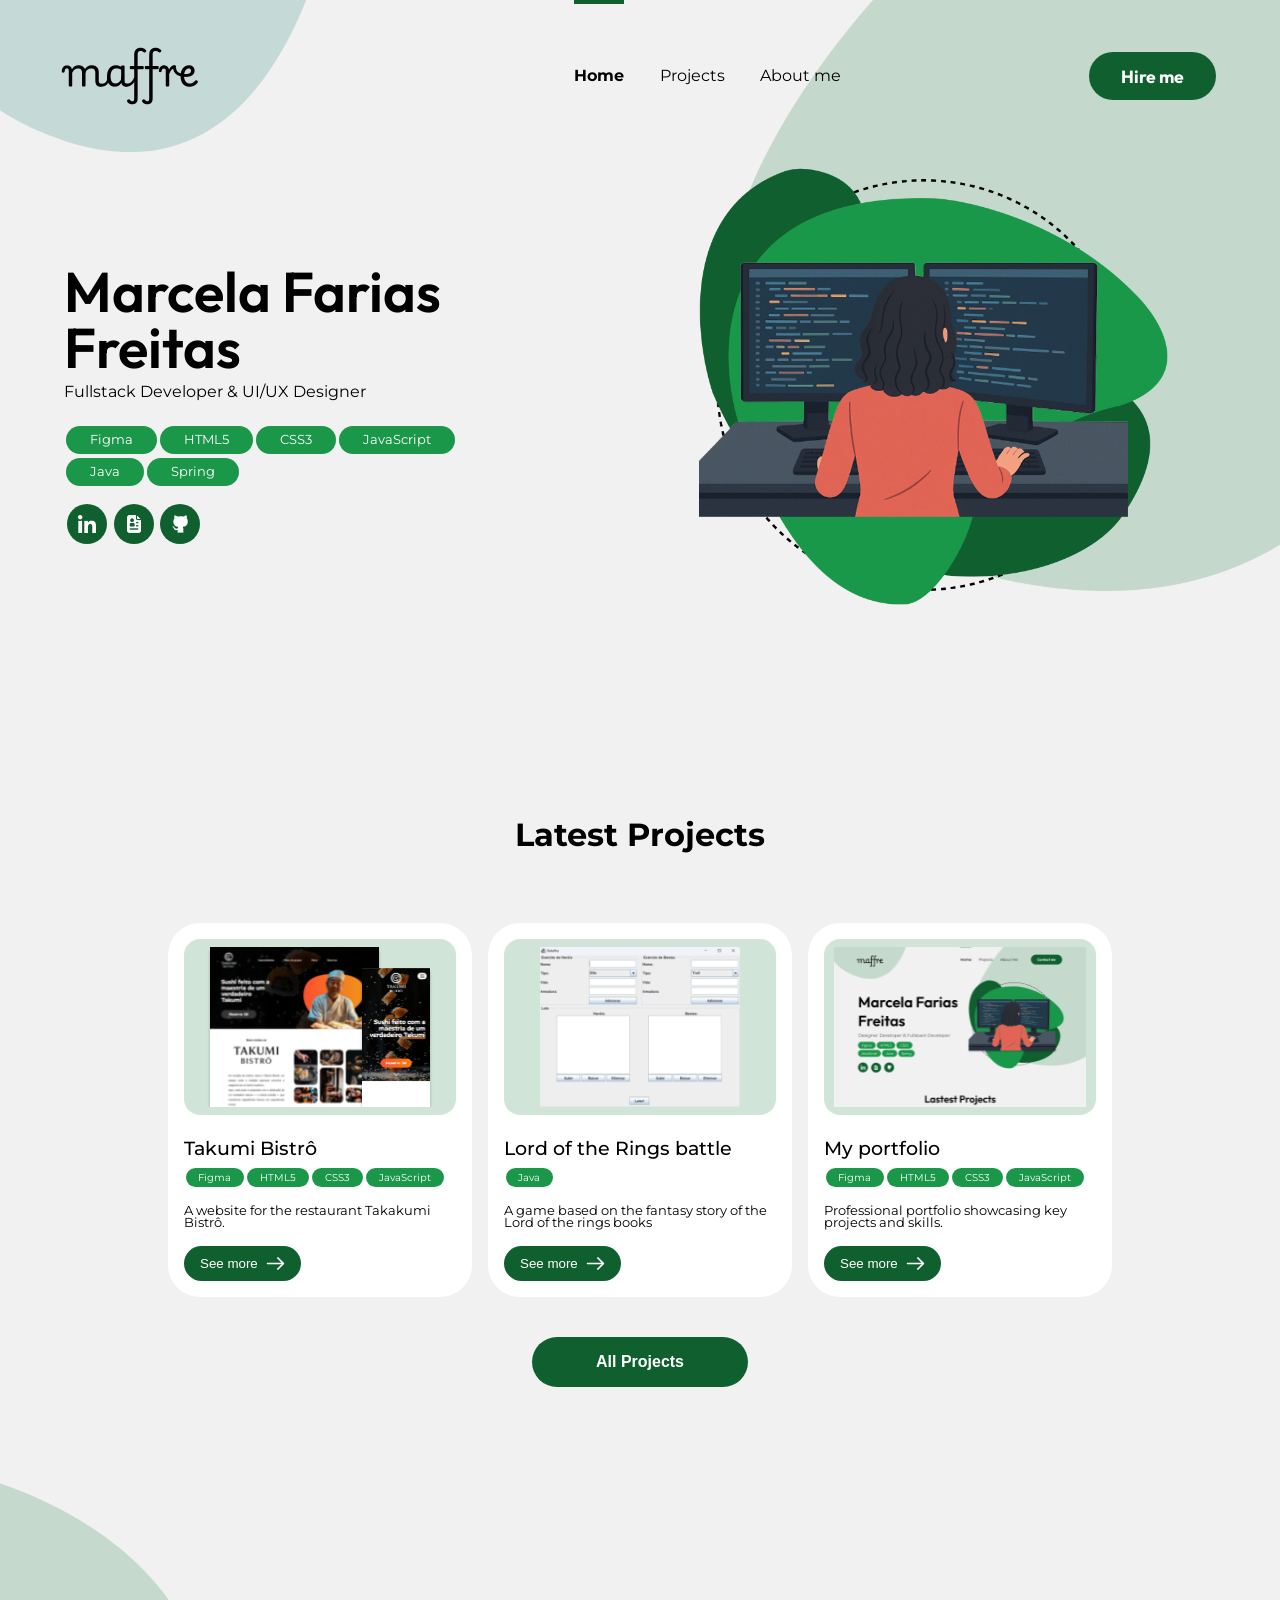
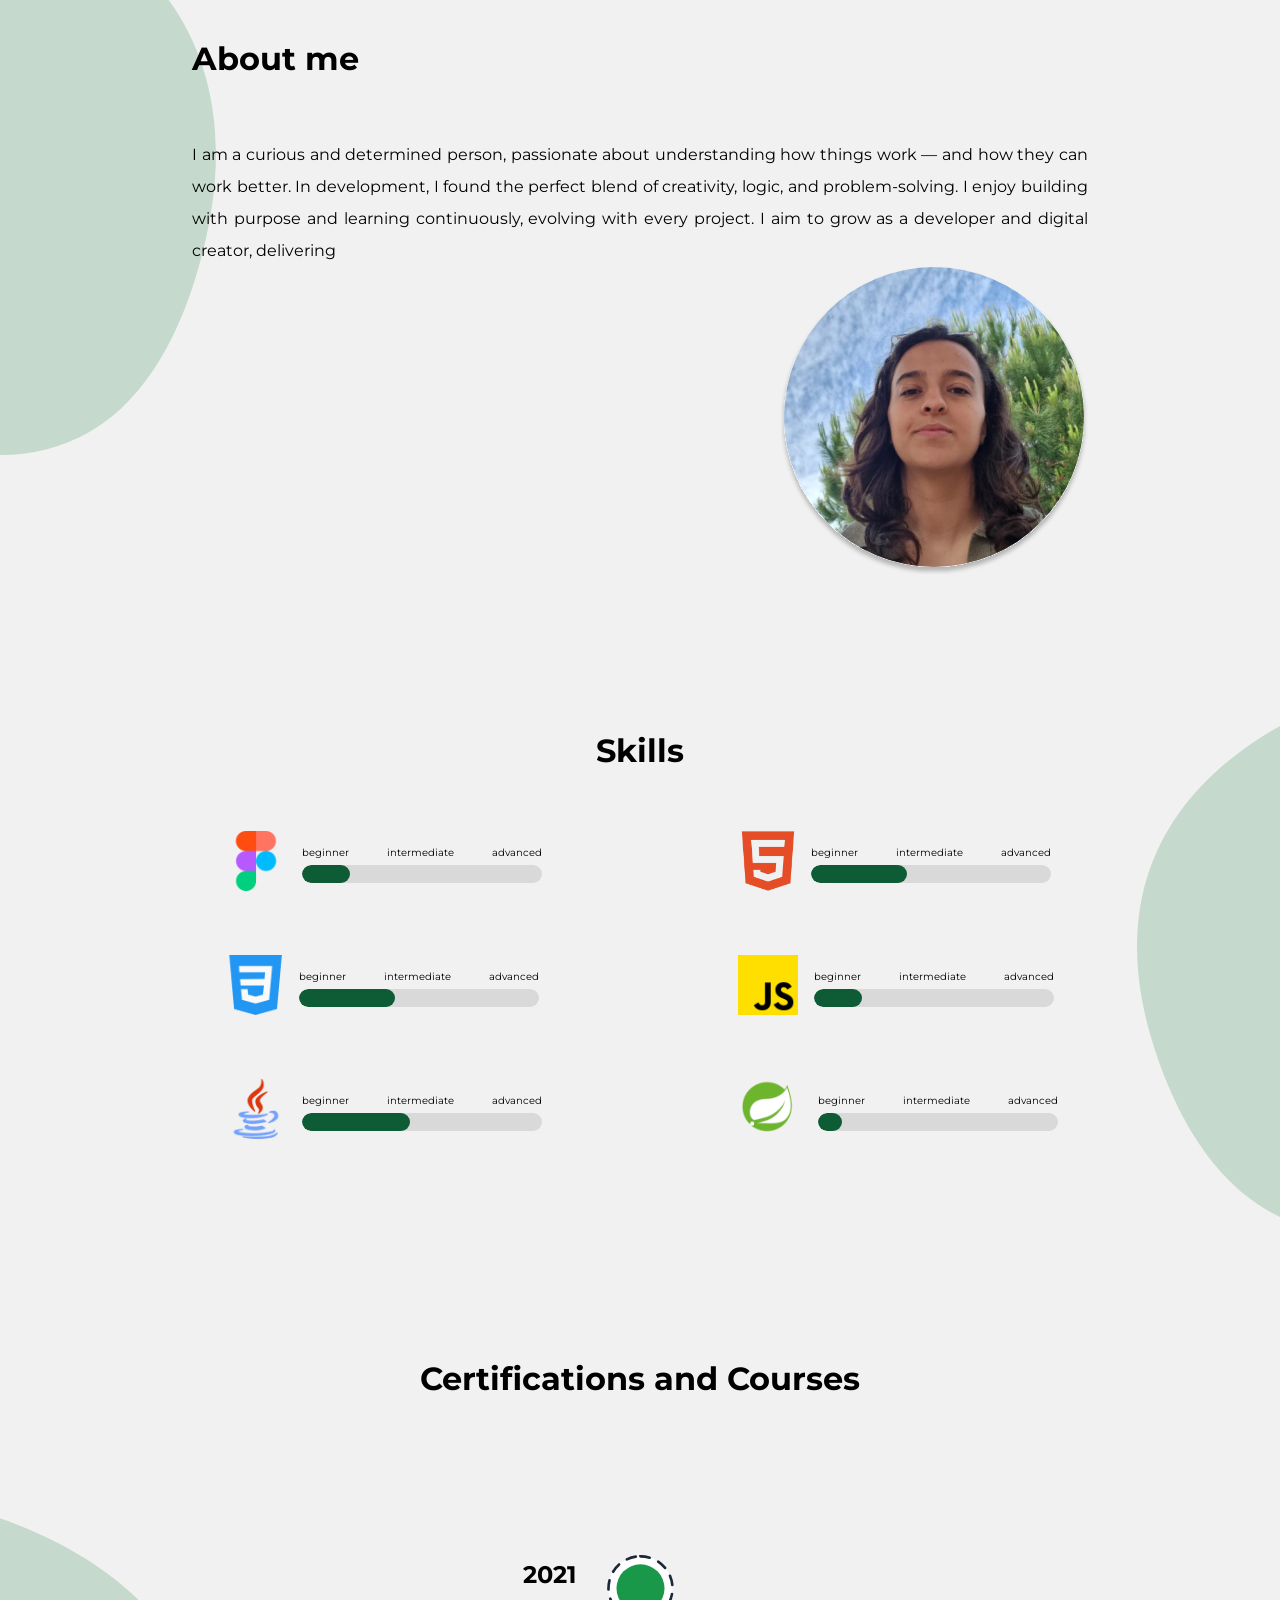
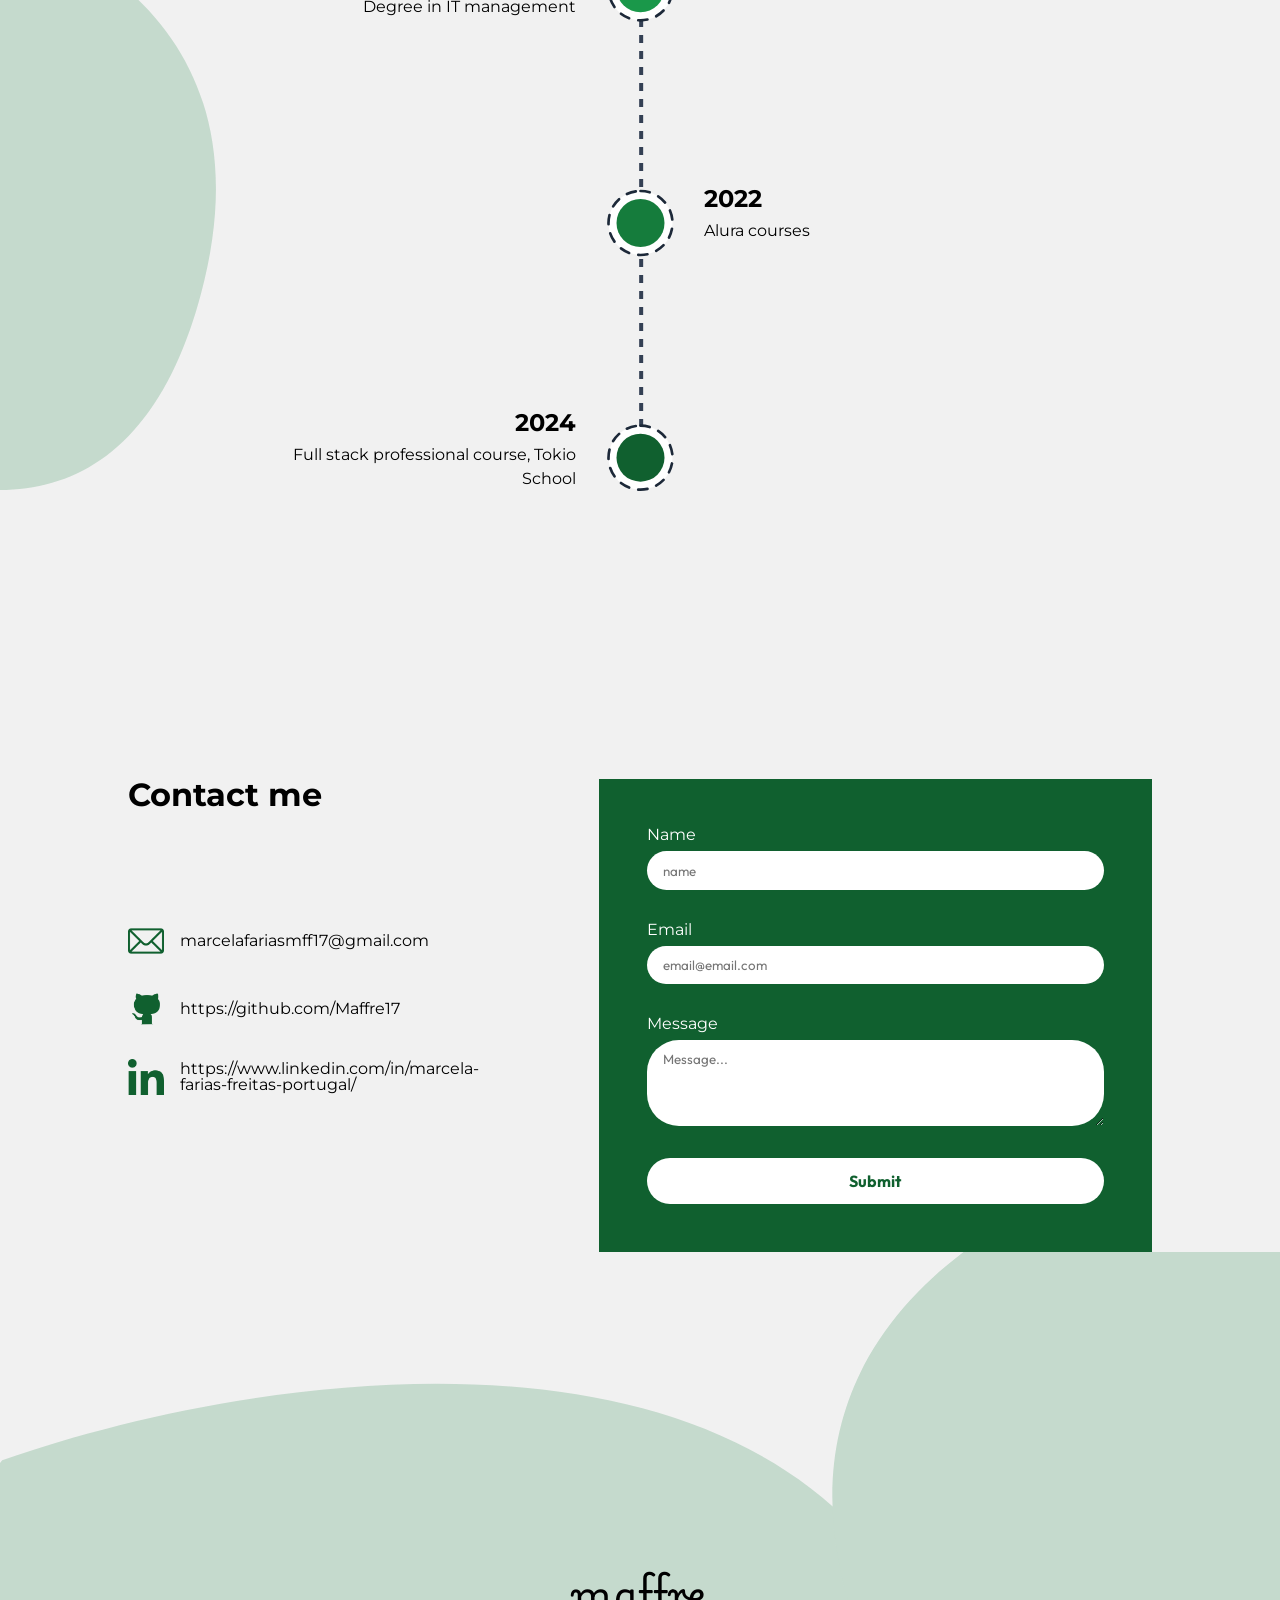
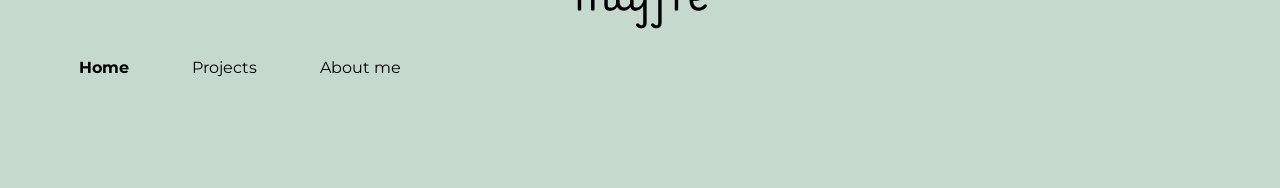
<file: index.html>
<!DOCTYPE html>
<html lang="en">

<head>
    <meta charset="UTF-8">
    <meta name="viewport" content="width=device-width, initial-scale=1.0">
    <link rel="stylesheet" href="assets/css/reset.css">
    <link rel="stylesheet" href="assets/css/style.css">
    <link rel="preconnect" href="https://fonts.googleapis.com">
    <link rel="preconnect" href="https://fonts.gstatic.com" crossorigin>
    <link
        href="https://fonts.googleapis.com/css2?family=Montserrat:ital,wght@0,100..900;1,100..900&family=Outfit:wght@100..900&family=Playwrite+US+Modern:wght@100..400&display=swap"
        rel="stylesheet">
    <title>Portfolio | Marcela Freitas</title>
</head>

<body>
    <header class="header">
        <h2 class="header__logo">maffre</h2>
        <nav class="header__nav">
            <ul class="header__list">
                <li class="header__item">
                    <a class="header__item-link header__item-link--active" href="#">Home</a>
                </li>
                <li class="header__item">
                    <a class="header__item-link" href="./projects.html">Projects</a>
                </li>
                <li class="header__item">
                    <a class="header__item-link" href="./about-me.html">About me</a>
                </li>
            </ul>

        </nav>
        <button class="header__menu-hamburger"><img src="./assets/img/menu-hamburger.svg" alt=""></button>
        <button class="header__button-cta">Hire me</button>
    </header>
    <main>
        <section class="hero">
            <img class="hero__img" src="./assets/img/hero-img.png" alt="">
            <h1 class="hero__title">Marcela Farias Freitas</h1>
            <h3 class="hero__subtitle">Fullstack Developer & UI/UX Designer</h3>
            <ul class="hero__list">
                <li class="hero__item">Figma</li>
                <li class="hero__item">HTML5</li>
                <li class="hero__item">CSS3</li>
                <li class="hero__item">JavaScript</li>
                <li class="hero__item">Java</li>
                <li class="hero__item">Spring</li>
            </ul>
            <ul class="hero__list-link">
                <li class="hero__item-link">
                    <a href="https://www.linkedin.com/in/marcela-farias-freitas-portugal" target="_blank"> <img class="hero__item-link-img" src="./assets/img/linkedln.svg" alt="Linkedln Icon">
                    </a>
                </li>
                <li class="hero__item-link">
                    <a href="./assets/img/curriculo-marcela-freitas.pdf" target="_blank"> <img class="hero__item-link-img" src="./assets/img/cv.svg" alt="CV icon">
                    </a>
                </li>
                <li class="hero__item-link">
                    <a href="https://github.com/Maffre17" target="_blank"> <img class="hero__item-link-img" src="./assets/img/github.svg" alt="Github icon">
                    </a>
                </li>
            </ul>
            <button class="hero__button header__button-cta">Hire me</button>
        </section>
        <section class="projects">
            <h2 class="projects__title">Latest Projects</h2>
            <ul class="projects__list">
                <li class="projects__item">
                    <div class="projects__item-img"><img src="./assets/img/takumi-bistro.svg" alt=""></div>

                    <h4 class="projects__item-title">Takumi Bistrô</h4>
                    <ul class="projects__skills-list">
                        <li class="projects__skills-item">Figma</li>
                        <li class="projects__skills-item">HTML5</li>
                        <li class="projects__skills-item">CSS3</li>
                        <li class="projects__skills-item">JavaScript</li>
                    </ul>
                    <p class="projects__item-text">A website for the restaurant Takakumi Bistrô.</p>
                    <a href="https://github.com/Maffre17/Projeto_Final-FrontEnd_TokioSchool" target="_blank"
                        rel="noopener noreferrer"><button class="projects__item-button">See more <img
                                class="projects__item-button-img" src="./assets/img/arrow-right.svg"
                                alt="arrow"></button></a>
                </li>
                <li class="projects__item">
                    <div class="projects__item-img"><img src="./assets/img/lord-of-the-rings.svg" alt=""></div>

                    <h4 class="projects__item-title">Lord of the Rings battle</h4>
                    <ul class="projects__skills-list">
                        <li class="projects__skills-item">Java</li>
                    </ul>
                    <p class="projects__item-text">A game based on the fantasy story of the Lord of the rings books</p>
                    <a href="https://github.com/Maffre17/battle-of-the-lord-of-the-rings" target="_blank"
                        rel="noopener noreferrer"><button class="projects__item-button">See more <img
                                class="projects__item-button-img" src="./assets/img/arrow-right.svg"
                                alt="arrow"></button></a>
                </li>
                <li class="projects__item">
                    <div class="projects__item-img"> <img src="./assets/img/my-portfolio.svg" alt=""></div>

                    <h4 class="projects__item-title">My portfolio</h4>
                    <ul class="projects__skills-list">
                        <li class="projects__skills-item">Figma</li>
                        <li class="projects__skills-item">HTML5</li>
                        <li class="projects__skills-item">CSS3</li>
                        <li class="projects__skills-item">JavaScript</li>
                    </ul>
                    <p class="projects__item-text">Professional portfolio showcasing key projects and skills.</p>
                    <a href="https://github.com/Maffre17/Portfolio" target="_blank" rel="noopener noreferrer"></a><button
                        class="projects__item-button">See more <img class="projects__item-button-img"
                            src="./assets/img/arrow-right.svg" alt="arrow"></button>
                </li>
            </ul>
            <a href="./projects.html"><button class="projects__button">All Projects</button></a>
        </section>
        <section class="about-me">
            <h2 class="about-me__title">About me</h2>
            <p class="about-me__text">I am a curious and determined person, passionate about understanding how things
                work — and how they can work better. In development, I found the perfect blend of creativity, logic, and
                problem-solving. I enjoy building with purpose and learning continuously, evolving with every project. I
                aim to grow as a developer and digital creator, delivering </p>
            <div class="about-me__div-img">
                <img class="about-me__img" src="./assets/img/self.svg"
                    alt="A photo of me, from the chest up, a woman with fair skin, dark brown wavy shoulder-length hair, wearing a green t-shirt, and the background is a blue sky with clouds and a tree.">
            </div>
        </section>
        <section class="skills">
            <h2 class="skills__title">Skills</h2>
            <ul class="skills__list">
                <li class="skills__item">
                    <img class="skills__img" src="./assets/img/figma.svg" alt="Figma Icon">
                    <div class="skills__container">
                        <ul class="progress-labels">
                            <li class="label-start">beginner</li>
                            <li class="label-center">intermediate</li>
                            <li class="label-end">advanced</li>
                        </ul>
                        <progress class="skills__progressbar" value="20" max="100"></progress>
                    </div>

                </li>
                <li class="skills__item">
                    <img class="skills__img" src="./assets/img/html.svg" alt="">
                    <div class="skills__container">
                        <ul class="progress-labels">
                            <li class="label-start">beginner</li>
                            <li class="label-center">intermediate</li>
                            <li class="label-end">advanced</li>
                        </ul>
                        <progress class="skills__progressbar" value="40" max="100"></progress>
                    </div>
                </li>
                <li class="skills__item">
                    <img class="skills__img" src="./assets/img/css.svg" alt="">
                    <div class="skills__container">
                        <ul class="progress-labels">
                            <li class="label-start">beginner</li>
                            <li class="label-center">intermediate</li>
                            <li class="label-end">advanced</li>
                        </ul>
                        <progress class="skills__progressbar" value="40" max="100"></progress>
                    </div>
                </li>
                <li class="skills__item">
                    <img class="skills__img" src="./assets/img/js.svg" alt="">
                    <div class="skills__container">
                        <ul class="progress-labels">
                            <li class="label-start">beginner</li>
                            <li class="label-center">intermediate</li>
                            <li class="label-end">advanced</li>
                        </ul>
                        <progress class="skills__progressbar" value="20" max="100"></progress>
                    </div>
                </li>
                <li class="skills__item">
                    <img class="skills__img" src="./assets/img/java.svg" alt="">
                    <div class="skills__container">
                        <ul class="progress-labels">
                            <li class="label-start">beginner</li>
                            <li class="label-center">intermediate</li>
                            <li class="label-end">advanced</li>
                        </ul>
                        <progress class="skills__progressbar" value="45" max="100"></progress>
                    </div>
                </li>
                <li class="skills__item">
                    <img class="skills__img" src="./assets/img/spring.svg" alt="">
                    <div class="skills__container">
                        <ul class="progress-labels">
                            <li class="label-start">beginner</li>
                            <li class="label-center">intermediate</li>
                            <li class="label-end">advanced</li>
                        </ul>
                        <progress class="skills__progressbar" value="10" max="100"></progress>
                    </div>
                </li>
            </ul>
        </section>
        <section class="certifications">
            <h2 class="certifications__title">Certifications and Courses</h2>
            <ul class="certifications__list">
                <li class="certifications__item certifications__item-left">
                    <h4 class="certifications__item-title">2021</h4>
                    <p class="certifications__item-text">Degree in IT management</p>
                </li>
                <li class="certifications__item certifications__item-right">
                    <h4 class="certifications__item-title">2022</h4>
                    <p class="certifications__item-text">Alura courses</p>
                </li>
                <li class="certifications__item certifications__item-left">
                    <h4 class="certifications__item-title">2024</h4>
                    <p class="certifications__item-text">Full stack professional course, Tokio School</p>
                </li>
            </ul>
        </section>
        <section class="contact-me">
            <div>
                <h2 class="contact-me__title">Contact me</h2>
                <ul class="contact-me__list">
                    <li class="contact-me__item"><a class="contact-me__item-link"
                            href="mailto:marcelafariasmff17@gmail.com"><img class="contact-me__item-img"
                                src="./assets/img/mail.svg" alt="">
                            <p>marcelafariasmff17@gmail.com</p>
                        </a></li>
                    <li class="contact-me__item"><a class="contact-me__item-link"
                            href="https://github.com/Maffre17"><img class="contact-me__item-img"
                                src="./assets/img/github-green.svg" alt="">
                            <p>https://github.com/Maffre17</p>
                        </a></li>
                    <li class="contact-me__item"><a class="contact-me__item-link"
                            href="https://www.linkedin.com/in/marcela-farias-freitas-portugal/"><img
                                class="contact-me__item-img" src="./assets/img/linkedin-green.svg" alt="">
                            <p>https://www.linkedin.com/in/marcela-farias-freitas-portugal/</p>
                        </a></li>
                </ul>
            </div>
            <form class="contact-me__form" action="https://formspree.io/f/xqarlejj" method="POST">
                <label for="name">Name</label>
                <input class="contact-me__form-input" type="text" name="name" id="name" placeholder="name">
                <label for="email">Email</label>
                <input class="contact-me__form-input" type="email" name="email" id="email"
                    placeholder="email@email.com">
                <label for="message">Message</label>
                <textarea class="contact-me__form-input" name="message" id="message" rows="4"
                    placeholder="Message..."></textarea>
                <button class="contact-me__form-button" type="submit">Submit</button>
            </form>
        </section>
    </main>
    <footer class="footer">
        <h2 class="footer__logo">maffre</h2>
        <nav class="footer__nav">
            <ul class="footer__list">
                <li class="footer__item">
                    <a class="footer__item-link footer__item-link--active" href="#">Home</a>
                </li>
                <li class="footer__item">
                    <a class="footer__item-link" href="./projects.html">Projects</a>
                </li>
                <li class="footer__item">
                    <a class="footer__item-link" href="./about-me.html">About me</a>
                </li>
            </ul>
        </nav>
    </footer>

</body>
<script src="./assets/js/main.js"></script>


</html>
</file>
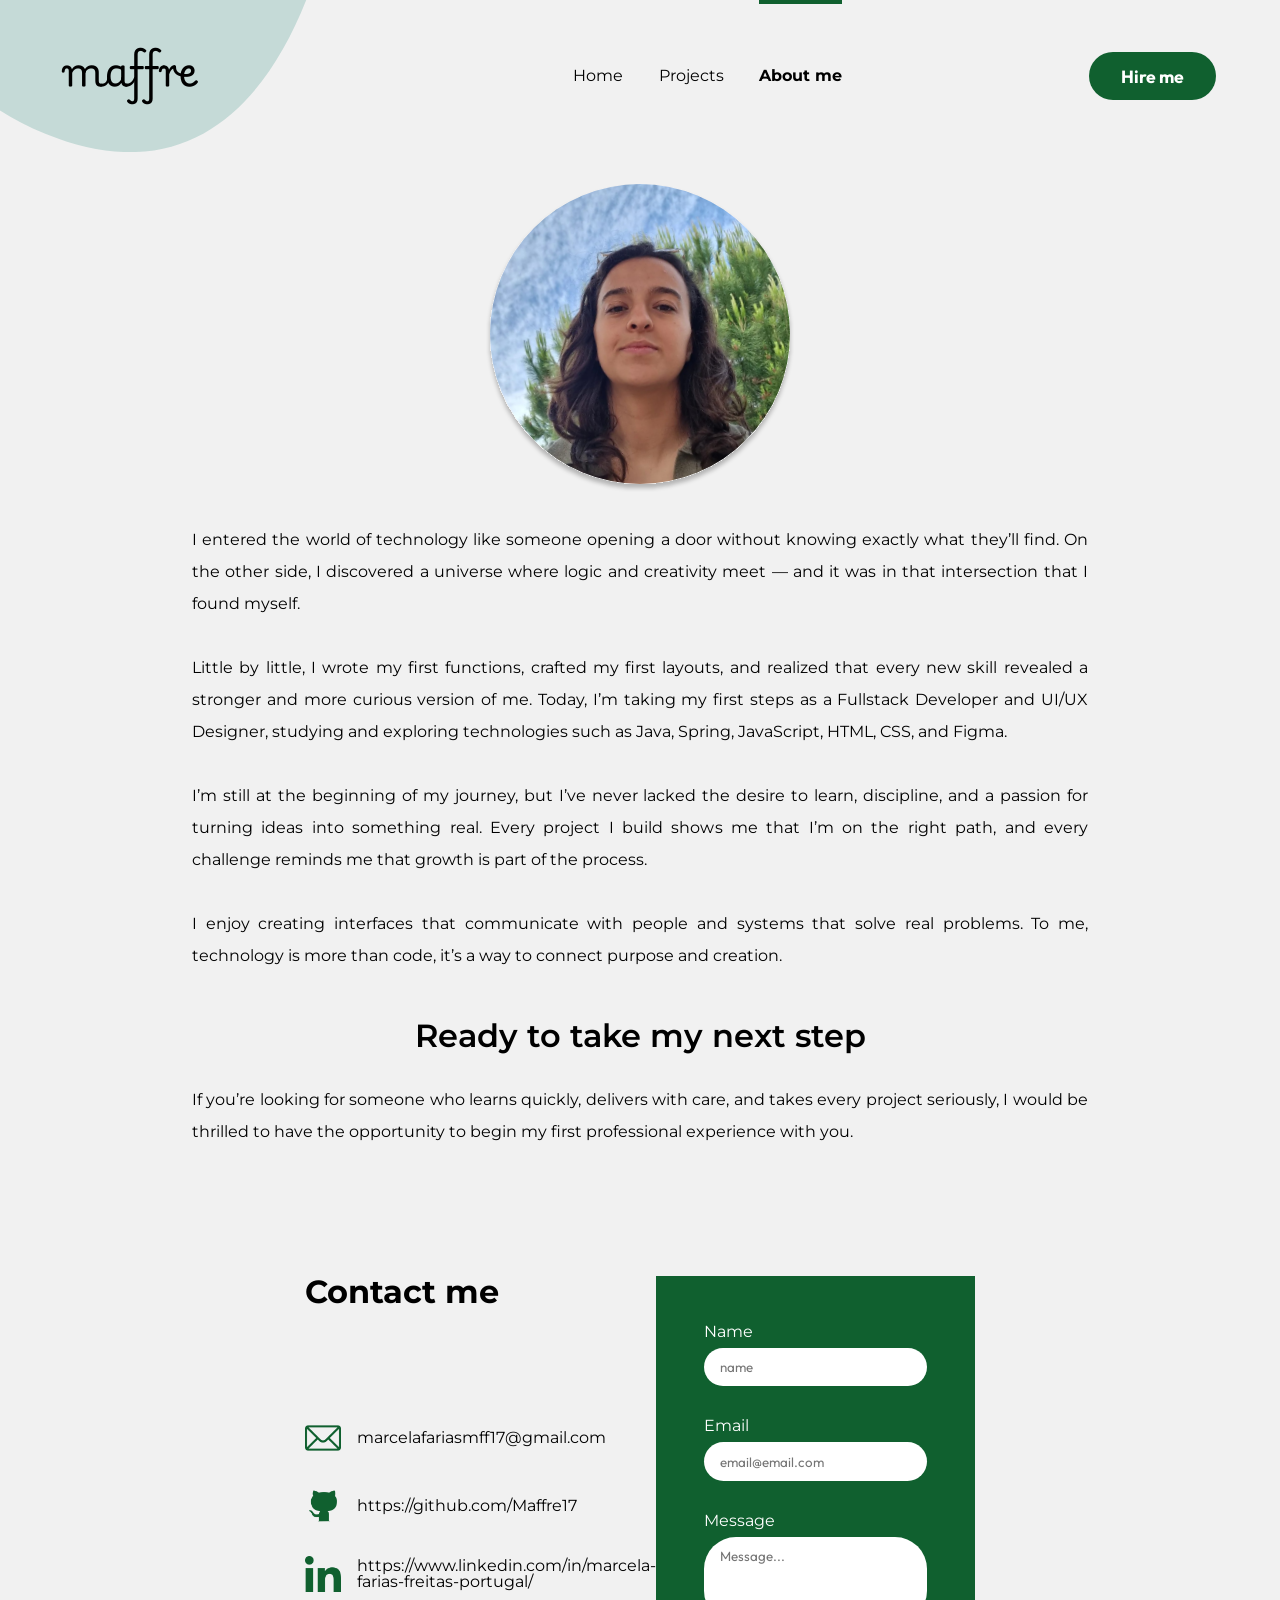
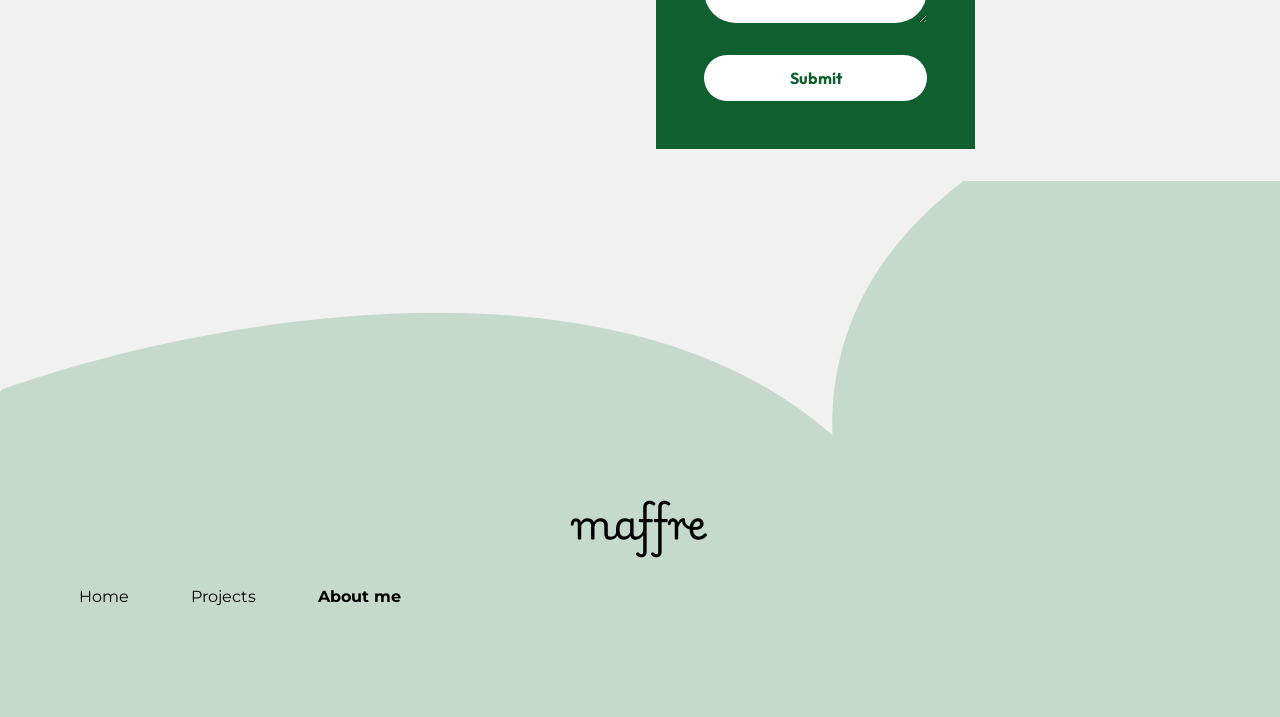
<file: about-me.html>
<!DOCTYPE html>
<html lang="en">

<head>
    <meta charset="UTF-8">
    <meta name="viewport" content="width=device-width, initial-scale=1.0">
    <title>About me | Marcela Freitas</title>
    <link rel="stylesheet" href="./assets/css/reset.css">
    <link rel="stylesheet" href="./assets/css/style.css">
    <link rel="preconnect" href="https://fonts.googleapis.com">
    <link rel="preconnect" href="https://fonts.gstatic.com" crossorigin>
    <link
        href="https://fonts.googleapis.com/css2?family=Montserrat:ital,wght@0,100..900;1,100..900&family=Outfit:wght@100..900&family=Playwrite+US+Modern:wght@100..400&display=swap"
        rel="stylesheet">
</head>

<body id="body">
    <header class="header">
        <h2 class="header__logo">maffre</h2>
        <nav class="header__nav">
            <ul class="header__list">
                <li class="header__item">
                    <a class="header__item-link " href="./index.html">Home</a>
                </li>
                <li class="header__item">
                    <a class="header__item-link " href="./projects.html">Projects</a>
                </li>
                <li class="header__item">
                    <a class="header__item-link header__item-link--active" href="#">About me</a>
                </li>
            </ul>
            
        </nav>
        <button class="header__menu-hamburger"><img src="./assets/img/menu-hamburger.svg" alt=""></button>
        <button class="header__button-cta">Hire me</button>
    </header>
    <main class="about">
        <img src="./assets/img/self.svg"
            alt="A photo of me, from the chest up, a woman with fair skin, dark brown wavy shoulder-length hair, wearing a green t-shirt, and the background is a blue sky with clouds and a tree.">
        <p class="about__text">
            I entered the world of technology like someone opening a door without knowing exactly what they’ll find. On
            the other side, I discovered a universe where logic and creativity meet — and it was in that intersection
            that I found myself.
        </p>
        <p class="about__text">
            Little by little, I wrote my first functions, crafted my first layouts, and realized that every new skill
            revealed a stronger and more curious version of me. Today, I’m taking my first steps as a Fullstack
            Developer and UI/UX Designer, studying and exploring technologies such as Java, Spring, JavaScript, HTML,
            CSS, and Figma.
        </p>
        <p class="about__text">
            I’m still at the beginning of my journey, but I’ve never lacked the desire to learn, discipline, and a
            passion for turning ideas into something real. Every project I build shows me that I’m on the right path,
            and every challenge reminds me that growth is part of the process.
        </p>
        <p class="about__text">
            I enjoy creating interfaces that communicate with people and systems that solve real problems. To me,
            technology is more than code, it’s a way to connect purpose and creation.
        </p>
        <h2 class="about__title">Ready to take my next step</h2>
        <p class="about__text">
            If you’re looking for someone who learns quickly, delivers with care, and takes every project seriously, I
            would be thrilled to have the opportunity to begin my first professional experience with you.
        </p>
        <section class="contact-me">
            <div>
                <h2 class="contact-me__title">Contact me</h2>
                <ul class="contact-me__list">
                    <li class="contact-me__item"><a class="contact-me__item-link"
                            href="mailto:marcelafariasmff17@gmail.com"><img class="contact-me__item-img"
                                src="./assets/img/mail.svg" alt="">
                            <p>marcelafariasmff17@gmail.com</p>
                        </a></li>
                    <li class="contact-me__item"><a class="contact-me__item-link"
                            href="https://github.com/Maffre17"><img class="contact-me__item-img"
                                src="./assets/img/github-green.svg" alt="">
                            <p>https://github.com/Maffre17</p>
                        </a></li>
                    <li class="contact-me__item"><a class="contact-me__item-link"
                            href="https://www.linkedin.com/in/marcela-farias-freitas-portugal/"><img
                                class="contact-me__item-img" src="./assets/img/linkedin-green.svg" alt="">
                            <p>https://www.linkedin.com/in/marcela-farias-freitas-portugal/</p>
                        </a></li>
                </ul>
            </div>
            <form class="contact-me__form" action="https://formspree.io/f/xqarlejj" method="POST">
                <label for="name">Name</label>
                <input class="contact-me__form-input" type="text" name="name" id="name" placeholder="name">
                <label for="email">Email</label>
                <input class="contact-me__form-input" type="email" name="email" id="email"
                    placeholder="email@email.com">
                <label for="message">Message</label>
                <textarea class="contact-me__form-input" name="message" id="message" rows="4"
                    placeholder="Message..."></textarea>
                <button class="contact-me__form-button" type="submit">Submit</button>
            </form>
        </section>
    </main>
    <footer class="footer">
        <h2 class="footer__logo">maffre</h2>
        <nav class="footer__nav">
            <ul class="footer__list">
                <li class="footer__item">
                    <a class="footer__item-link " href="./index.html">Home</a>
                </li>
                <li class="footer__item">
                    <a class="footer__item-link" href="./projects.html">Projects</a>
                </li>
                <li class="footer__item">
                    <a class="footer__item-link footer__item-link--active" href="#">About me</a>
                </li>
            </ul>
        </nav>
    </footer>
</body>
<script src="./assets/js/main.js"></script>


</html>
</file>
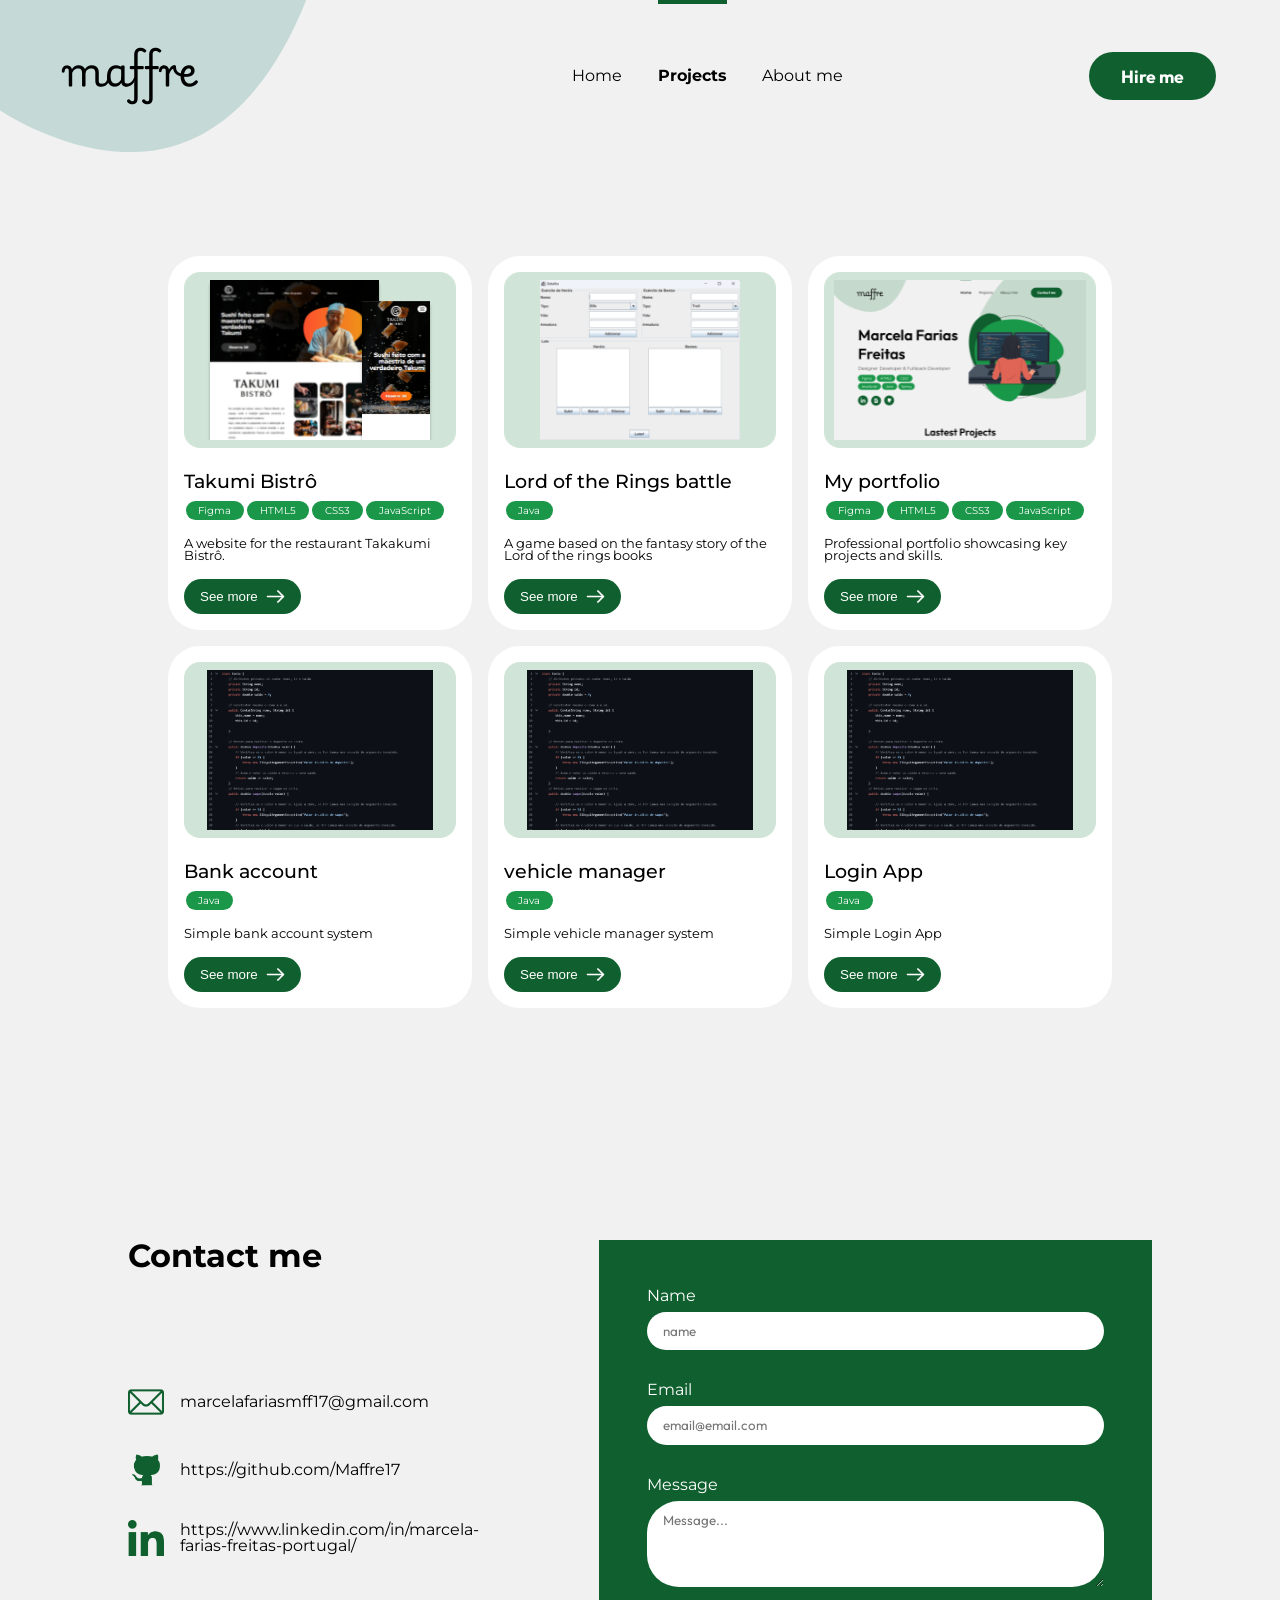
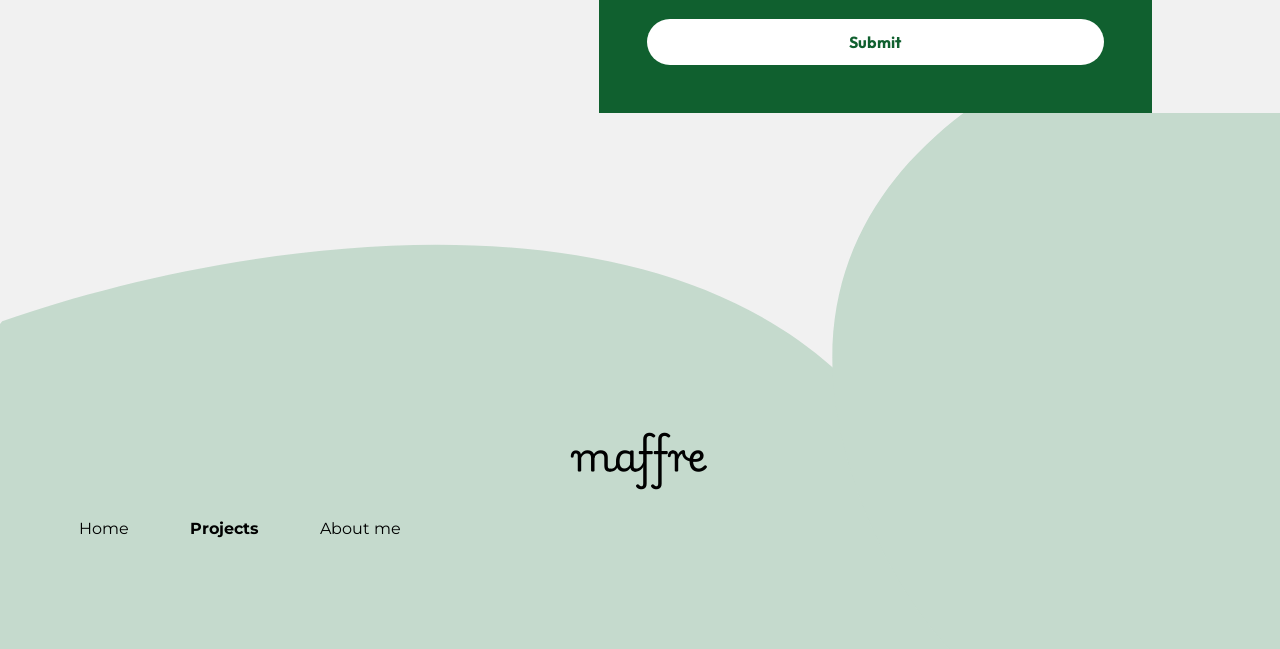
<file: projects.html>
<!DOCTYPE html>
<html lang="en">

<head>
    <meta charset="UTF-8">
    <meta name="viewport" content="width=device-width, initial-scale=1.0">
    <title>Projects | Marcela Freitas</title>
    <link rel="stylesheet" href="./assets/css/reset.css">
    <link rel="stylesheet" href="./assets/css/style.css">
    <link rel="preconnect" href="https://fonts.googleapis.com">
    <link rel="preconnect" href="https://fonts.gstatic.com" crossorigin>
    <link
        href="https://fonts.googleapis.com/css2?family=Montserrat:ital,wght@0,100..900;1,100..900&family=Outfit:wght@100..900&family=Playwrite+US+Modern:wght@100..400&display=swap"
        rel="stylesheet">
</head>

<body id="body">
    <header class="header">
        <h2 class="header__logo">maffre</h2>
        <nav class="header__nav">
            <ul class="header__list">
                <li class="header__item">
                    <a class="header__item-link " href="./index.html">Home</a>
                </li>
                <li class="header__item">
                    <a class="header__item-link header__item-link--active" href="#">Projects</a>
                </li>
                <li class="header__item">
                    <a class="header__item-link" href="./about-me.html">About me</a>
                </li>
            </ul>
            
        </nav>
        <button class="header__menu-hamburger"><img src="./assets/img/menu-hamburger.svg" alt=""></button>
        <button class="header__button-cta">Hire me</button>
    </header>
    <main>
        <section class="projects">

            <ul class="projects__list">
                <li class="projects__item">
                    <div class="projects__item-img"><img src="./assets/img/takumi-bistro.svg" alt=""></div>

                    <h4 class="projects__item-title">Takumi Bistrô</h4>
                    <ul class="projects__skills-list">
                        <li class="projects__skills-item">Figma</li>
                        <li class="projects__skills-item">HTML5</li>
                        <li class="projects__skills-item">CSS3</li>
                        <li class="projects__skills-item">JavaScript</li>
                    </ul>
                    <p class="projects__item-text">A website for the restaurant Takakumi Bistrô.</p>
                    <a href="https://github.com/Maffre17/Projeto_Final-FrontEnd_TokioSchool" target="_blank"
                        rel="noopener noreferrer"><button class="projects__item-button">See more <img
                                class="projects__item-button-img" src="./assets/img/arrow-right.svg"
                                alt="arrow"></button></a>
                </li>
                <li class="projects__item">
                    <div class="projects__item-img"><img src="./assets/img/lord-of-the-rings.svg" alt=""></div>

                    <h4 class="projects__item-title">Lord of the Rings battle</h4>
                    <ul class="projects__skills-list">
                        <li class="projects__skills-item">Java</li>
                    </ul>
                    <p class="projects__item-text">A game based on the fantasy story of the Lord of the rings books</p>
                    <a href="https://github.com/Maffre17/battle-of-the-lord-of-the-rings" target="_blank"
                        rel="noopener noreferrer"><button class="projects__item-button">See more <img
                                class="projects__item-button-img" src="./assets/img/arrow-right.svg"
                                alt="arrow"></button></a>
                </li>
                <li class="projects__item">
                    <div class="projects__item-img"> <img src="./assets/img/my-portfolio.svg" alt=""></div>

                    <h4 class="projects__item-title">My portfolio</h4>
                    <ul class="projects__skills-list">
                        <li class="projects__skills-item">Figma</li>
                        <li class="projects__skills-item">HTML5</li>
                        <li class="projects__skills-item">CSS3</li>
                        <li class="projects__skills-item">JavaScript</li>
                    </ul>
                    <p class="projects__item-text">Professional portfolio showcasing key projects and skills.</p>
                    <a href="http://" target="_blank" rel="noopener noreferrer"></a><button
                        class="projects__item-button">See more <img class="projects__item-button-img"
                            src="./assets/img/arrow-right.svg" alt="arrow"></button>
                </li>
                <li class="projects__item">
                    <div class="projects__item-img"><img src="./assets/img/conta-bancaria.png" alt=""></div>

                    <h4 class="projects__item-title">Bank account</h4>
                    <ul class="projects__skills-list">
                        <li class="projects__skills-item">Java</li>
                    </ul>
                    <p class="projects__item-text">Simple bank account system</p>
                    <a href="https://github.com/Maffre17/ContaBancariaSimples" target="_blank"
                        rel="noopener noreferrer"><button class="projects__item-button">See more <img
                                class="projects__item-button-img" src="./assets/img/arrow-right.svg"
                                alt="arrow"></button></a>
                </li>
                <li class="projects__item">
                    <div class="projects__item-img"><img src="./assets/img/conta-bancaria.png" alt=""></div>

                    <h4 class="projects__item-title">vehicle manager</h4>
                    <ul class="projects__skills-list">
                        <li class="projects__skills-item">Java</li>
                    </ul>
                    <p class="projects__item-text">Simple vehicle manager system</p>
                    <a href="https://github.com/Maffre17/gestor-de-veiculos" target="_blank"
                        rel="noopener noreferrer"><button class="projects__item-button">See more <img
                                class="projects__item-button-img" src="./assets/img/arrow-right.svg"
                                alt="arrow"></button></a>
                </li>
                <li class="projects__item">
                    <div class="projects__item-img"><img src="./assets/img/conta-bancaria.png" alt=""></div>

                    <h4 class="projects__item-title">Login App</h4>
                    <ul class="projects__skills-list">
                        <li class="projects__skills-item">Java</li>
                    </ul>
                    <p class="projects__item-text">Simple Login App</p>
                    <a href="https://github.com/Maffre17/login-app" target="_blank"
                        rel="noopener noreferrer"><button class="projects__item-button">See more <img
                                class="projects__item-button-img" src="./assets/img/arrow-right.svg"
                                alt="arrow"></button></a>
                </li>
            </ul>
        </section>
         <section class="contact-me">
            <div>
                <h2 class="contact-me__title">Contact me</h2>
                <ul class="contact-me__list">
                    <li class="contact-me__item"><a class="contact-me__item-link"
                            href="mailto:marcelafariasmff17@gmail.com"><img class="contact-me__item-img"
                                src="./assets/img/mail.svg" alt="">
                            <p>marcelafariasmff17@gmail.com</p>
                        </a></li>
                    <li class="contact-me__item"><a class="contact-me__item-link"
                            href="https://github.com/Maffre17"><img class="contact-me__item-img"
                                src="./assets/img/github-green.svg" alt="">
                            <p>https://github.com/Maffre17</p>
                        </a></li>
                    <li class="contact-me__item"><a class="contact-me__item-link"
                            href="https://www.linkedin.com/in/marcela-farias-freitas-portugal/"><img
                                class="contact-me__item-img" src="./assets/img/linkedin-green.svg" alt="">
                            <p>https://www.linkedin.com/in/marcela-farias-freitas-portugal/</p>
                        </a></li>
                </ul>
            </div>
            <form class="contact-me__form" action="https://formspree.io/f/xqarlejj" method="POST">
                <label for="name">Name</label>
                <input class="contact-me__form-input" type="text" name="name" id="name" placeholder="name">
                <label for="email">Email</label>
                <input class="contact-me__form-input" type="email" name="email" id="email"
                    placeholder="email@email.com">
                <label for="message">Message</label>
                <textarea class="contact-me__form-input" name="message" id="message" rows="4"
                    placeholder="Message..."></textarea>
                <button class="contact-me__form-button" type="submit">Submit</button>
            </form>
        </section>
    </main>
    <footer class="footer">
        <h2 class="footer__logo">maffre</h2>
        <nav class="footer__nav">
            <ul class="footer__list">
                <li class="footer__item">
                    <a class="footer__item-link " href="./index.html">Home</a>
                </li>
                <li class="footer__item">
                    <a class="footer__item-link footer__item-link--active" href="#">Projects</a>
                </li>
                <li class="footer__item">
                    <a class="footer__item-link" href="./about-me.html">About me</a>
                </li>
            </ul>
        </nav>
    </footer>
</body>
<script src="./assets/js/main.js"></script>

</html>
</file>
<file: assets/css/style.css>
body {
    font-family: "Montserrat", sans-serif;
    background-color: #f1f1f1;
    background-image: url(../img/img-hero1.png);
    background-repeat: no-repeat;
    background-position: top right;
    background-size: 55% auto;

}

#body {
    background-image: none;
}

.about {
    display: flex;
    flex-direction: column;
    align-items: center;
    padding: 2rem 12rem;
}

.about__text {
    line-height: 2rem;
    text-align: justify;
    padding-top: 2rem;
}

.about__title {
    font-size: 2rem;
    padding-top: 3rem;
    font-weight: 600;
}

/*---------------------HEADER--------------------*/
.header {
    display: flex;
    justify-content: space-between;
    padding: 0 4rem 0 0;
    align-items: center;
}

.header__logo {
    font-family: "Playwrite US Modern", cursive;

    font-size: 2.5rem;
    padding: 3rem 8rem 4rem 4rem;
    background-image: url(../img/background-logo.svg);
    background-size: 350px;
    background-repeat: no-repeat;

}

.header__list {
    display: flex;
}

.header__item {
    padding: 1.1rem;
}

.header__item-link {
    font-size: 1rem;
    text-decoration: none;
    color: #000;
    padding-top: 3.9rem;
}

.header__item-link--active {
    border-top: 5px solid #10602F;
    font-weight: 700;
}



.header__button-cta {
    border: none;
    font-family: "Outfit", sans-serif;
    font-weight: 700;
    font-size: 1.1rem;
    color: #fff;
    background-color: #10602F;
    padding: .8rem 2rem;
    border-radius: 30px;
}
.header__button-cta:hover, .projects__button:hover, .projects__item-button:hover{
    background-color: #1B974A;
    transform: scale(1.1);
}

.header__menu-hamburger {
    display: none;
}

/*----------------HERO-----------------*/
.hero {
    padding: 2rem 4rem;
}

.hero__img {
    display: none;
}

.hero__title {
    width: 45%;
    font-family: "Outfit", sans-serif;
    font-size: 3.5rem;
    font-weight: 600;
}

.hero__subtitle {
    padding: .5rem 0 1.5rem 0;
    font-size: 1rem;
}

.hero__list {
    display: flex;
    width: 35%;
    flex-wrap: wrap;

}

.hero__item {
    color: #fff;
    background-color: #1B974A;
    border-radius: 2rem;
    padding: .5rem 1.5rem;
    margin: .1rem;
    font-size: 0.8rem;
}

.hero__list-link {
    display: flex;
}

.hero__item-link {
    margin: 1rem .2rem;

}

.hero__button {
    display: none;
}

/*-----------------PROJECTS-----------------*/

.projects {
    margin: 4rem;
    display: flex;
    flex-direction: column;
    align-items: center;
}

.projects__title {
    font-size: 2rem;
    margin: 2rem;
    font-weight: 700;

}

.projects__list {
    margin: 2rem 0;
    display: flex;
    flex-wrap: wrap;
    justify-content: center;
}

.projects__item {
    width: 17rem;
    margin: .5rem;
    background-color: #fff;
    padding: 1rem;
    border-radius: 2rem;
}

.projects__item-img {
    background-color: rgba(21, 124, 60, 0.2);
    display: flex;
    justify-content: center;
    padding: .5rem;
    border-radius: 1rem;
    height: 10rem;

}

.projects__item-title {
    font-size: 1.2rem;
    margin-top: 1.5rem;
    font-weight: 500;
}

.projects__skills-list {
    display: flex;
    margin: .5rem 0;
}

.projects__skills-item {
    color: #fff;
    background-color: #1B974A;
    border-radius: 2rem;
    padding: .3rem .8rem;
    margin: .1rem;
    font-size: 0.6rem;
}

.projects__item-text {
    font-size: 0.8rem;
    margin: 1rem 0;
}

.projects__item-button {
    display: flex;

    color: #fff;
    border: none;
    border-radius: 2rem;
    padding: .5rem 1rem;
    align-items: center;
    justify-content: center;
    background-color: #10602F;
    justify-self: end;
    margin: 1rem 0 0 0;

}

.projects__item-button-img {
    width: 1.2rem;
    padding: 0 0 0 .5rem;
}

.projects__button {
    color: #fff;
    border: none;
    background-color: #10602F;
    font-size: 1rem;
    border-radius: 2rem;
    font-weight: 700;
    padding: 1rem 4rem;
}

/*-----------------ABOUT ME-----------------*/
.about-me {
    background-image: url(../img/background.svg);
    background-repeat: no-repeat;
    background-position: left top;
    padding: 4rem 8rem;
}

.about-me__title {
    font-size: 2rem;
    padding: 4rem 0;
    font-weight: 700;

}

.about-me__text {

    line-height: 2rem;
    text-align: justify;
}

.about-me__div-img {
    display: flex;
    justify-content: end;
}

/*-----------------SKILLS-------------------*/
.skills {
    background-image: url(../img/background-2.svg);
    background-repeat: no-repeat;
    background-position: right bottom;
    padding-bottom: 4rem;

}

.skills__title {
    font-size: 2rem;
    padding: 2rem 0;
    font-weight: 700;
    text-align: center;
}

.skills__list {
    display: flex;
    flex-wrap: wrap;
    justify-content: center;
}

.skills__img {
    height: 60px;
    margin-right: 1rem;
}

.skills__item {
    width: 40%;
    display: flex;
    padding: 2rem 0;
    align-items: center;
    justify-content: center;
}

.progress-labels {
    margin: .5rem 0;
    display: flex;
    width: 100%;
    justify-content: space-between;
    font-size: .6rem;
}

.skills__progressbar {
    width: 15rem;
    height: 18px;
    appearance: none;
    -webkit-appearance: none;
    border: none;
}

/* fundo da barra */
.skills__progressbar::-webkit-progress-bar {
    background: #d9d9d9;
    border-radius: 20px;
    overflow: hidden;
}

/* parte preenchida */
.skills__progressbar::-webkit-progress-value {
    background: #0d5c36;
    /* verde escuro igual ao da imagem */
    border-radius: 20px;
}

/*-----------------CERTIFICATIONS AND COURSES-------------------*/
.certifications {
    background-image: url(../img/background.svg);
    background-repeat: no-repeat;
    background-position: left bottom;

}

.certifications__title {
    font-size: 2rem;
    font-weight: 700;
    text-align: center;
    margin: 8rem;

}

.certifications__list {
    background-image: url(../img/timeline.svg);
    background-repeat: no-repeat;
    background-position: center;
    background-size: contain;
}

.certifications__item {
    position: relative;
    width: 25%;
    margin: 10rem 0;

}

.certifications__item-left {
    left: 20%;
    text-align: right;
}

.certifications__item-right {
    left: 55%;
}

.certifications__item-title {
    font-size: 1.5rem;
    font-weight: 700;
    padding: .5rem 0;
}

.certifications__item-text {
    line-height: 1.5rem;
}

/*-----------------CONTACT ME-----------------*/

.contact-me {
    padding: 8rem 8rem 0 8rem;
    display: flex;

}

.contact-me__title {
    font-size: 2rem;
    font-weight: 700;
}

.contact-me__list {
    margin: 6rem 0;
    display: flex;
    flex-direction: column;
}

.contact-me__item-link {
    display: flex;
    align-items: center;
    text-decoration: none;
    color: #000;
    width: 30%;
    padding: 1rem 0;

}

.contact-me__item-img {
    padding-right: 1rem;
}

.contact-me__form {
    background-color: #10602F;
    color: #fff;
    display: flex;
    flex-direction: column;
    width: 50%;
    padding: 3rem;
}

.contact-me__form-input {
    margin: .5rem 0 2rem 0;
    border-radius: 2rem;
    padding: .7rem 1rem;
    font-family: "Outfit", sans-serif;
    border: none;

}

.contact-me__form-button {
    border: none;
    padding: .8rem 2rem;

    background-color: #fff;
    color: #10602F;
    font-family: "Outfit", sans-serif;
    font-weight: 700;
    font-size: 1rem;
    border-radius: 2rem;
}

/*---------------FOOTER----------------------*/
.footer {
    background-image: url(../img/backgroung-footer.svg);
    background-repeat: no-repeat;
    background-size: cover;
    background-position: bottom center;
    padding: 8rem 0 4rem 0;
}

.footer__logo {
    font-family: "Playwrite US Modern", cursive;
    padding-top: 12rem;
    font-size: 2.5rem;
    text-align: center;
}

.footer__list {
    display: flex;
    justify-content: space-around;
    width: 30%;
    align-items: center;
    justify-self: center;
    margin: 3rem;
}

.footer__item-link {
    text-decoration: none;
    color: #000;
}

.footer__item-link--active {
    font-weight: 700;
}

@media screen and (max-width:64rem) {

    .header {
        padding: 0 2.5rem 0 0;
    }

    .header__logo {
        font-size: 2rem;
        padding: 2rem 4rem 3rem 3rem;
        background-size: 250px;
    }

    .header__item-link {
        font-size: 0.7rem;
    }

    .header__item-link {

        padding-top: 3rem;
    }

    .header__button-cta {
        font-size: .8rem;
        padding: .5rem 1.5rem;
    }



    .hero {
        padding: 3rem;
    }

    .hero__title {
        font-size: 2.5rem;
    }

    .hero__subtitle {
        font-size: 0.8rem;
    }

    .hero__item {
        padding: .25rem 1rem;
        font-size: 0.6rem;
    }

    .hero__item-link-img {
        width: 2rem;
    }

    .projects__title,
    .about-me__title,
    .certifications__title,
    .skills__title,
    .contact-me__title {
        font-size: 1.5rem;
    }

    .about-me__text {
        font-size: .8rem;
    }

    .about-me__img {
        width: 15rem;
    }

    .certifications {
        background-size: 20%;
    }

    .certifications__item {
        margin: 5rem 0;
    }

    .certifications__item-title {
        font-size: 1rem;
    }

    .certifications__item-text {
        font-size: .8rem;
    }

    .contact-me {
        flex-direction: column;
        align-items: center;
        justify-content: center;
    }

    .contact-me__item-link {
        width: 100%;

    }

    .contact-me__form {
        width: 70%;


    }

    .skills__list {
        flex-direction: column;
        align-items: center;

    }

}

@media screen and (max-width:42.5rem) {

    .header__nav,
    .header__button-cta {
        display: none;
    }

    .header__menu-hamburger {
        display: block;
        background-color: transparent;
        border: none;
    }

    .header__nav {
        background-color: #10602F;
        
        width: 50vw;
        height: 100vh;
        position: fixed;
        top: 0;
        right: 0;
        display: flex;
        align-items: center;
        flex-direction: column;
        align-items: flex-start;
        padding: 4rem 0;
        display: none;
    }
    .header__list{
        display: flex;
        flex-direction: column;
        align-items: start;
    }
    .header__item{
        padding: 0;
        margin: 1rem 0;
    }
    .header__item-link{
        padding: .5rem .5rem .5rem 2rem;
        font-size: .9rem;
    }
  
   .header__item-link--active {
    border-left: 5px solid #fff;
    font-weight: 700;
    border-top: none;

   
}
    .header__item-link{
        color: #fff;
    }

    body {
        background-size: 65% auto;
    }

    .about-me {
        padding: 2rem;

    }

    .contact-me__form {
        width: 80%;
        font-size: .8rem;
    }

    .footer__list {
        flex-direction: column;
    }

    .footer__item {
        margin: .5rem 0;
    }

}

@media screen and (max-width:27rem) {


    body {
        background-image: none;
    }

    .hero__img {
        width: 100%;
    }

    .hero {
        display: flex;
        flex-direction: column;
        align-items: center;
        justify-content: center;
        text-align: center;
        padding: 0;
    }

    .hero__title {
        width: 100%;
        margin: 2rem 0 1rem 0;
    }

    .hero__img {
        display: flex;
    }

    .hero__list {
        width: 80%;
        justify-content: center;
    }

    .hero__button {
        display: flex;
        margin: 2rem 0;
        border: none;
        font-family: "Outfit", sans-serif;
        font-weight: 700;
        font-size: 1.1rem;
        color: #fff;
        background-color: #10602F;
        padding: .8rem 6rem;
        border-radius: 30px;
    }

    .projects__title {
        text-align: center;
        margin: 2rem 0;
    }



    .certifications__title {
        text-align: center;
        margin: 4rem 2rem;
    }

    .certifications__item-left {
        left: 10%;
        text-align: right;
    }

    .certifications__item-right {
        left: 65%;

    }

    .contact-me {
        padding: 2rem;
    }

    .contact-me__title {
        text-align: center;
    }

    .contact-me__item-img {
        width: 2rem;
    }

    .contact-me__item-link {
        font-size: .8rem;
    }

    .contact-me__form {
        width: 80%;
        font-size: .8rem;
    }
     .about{
        padding: 2rem 3rem;
    }
    .about__img{
        width: 15rem;
    }

}

@media screen and (min-width:73.80rem) {
    .projects__title {
        margin-top: 10rem;
    }

    .about-me {
        padding: 8rem 12rem;
    }

    .hero__title {
        margin-top: 5rem;
    }

}
</file>
